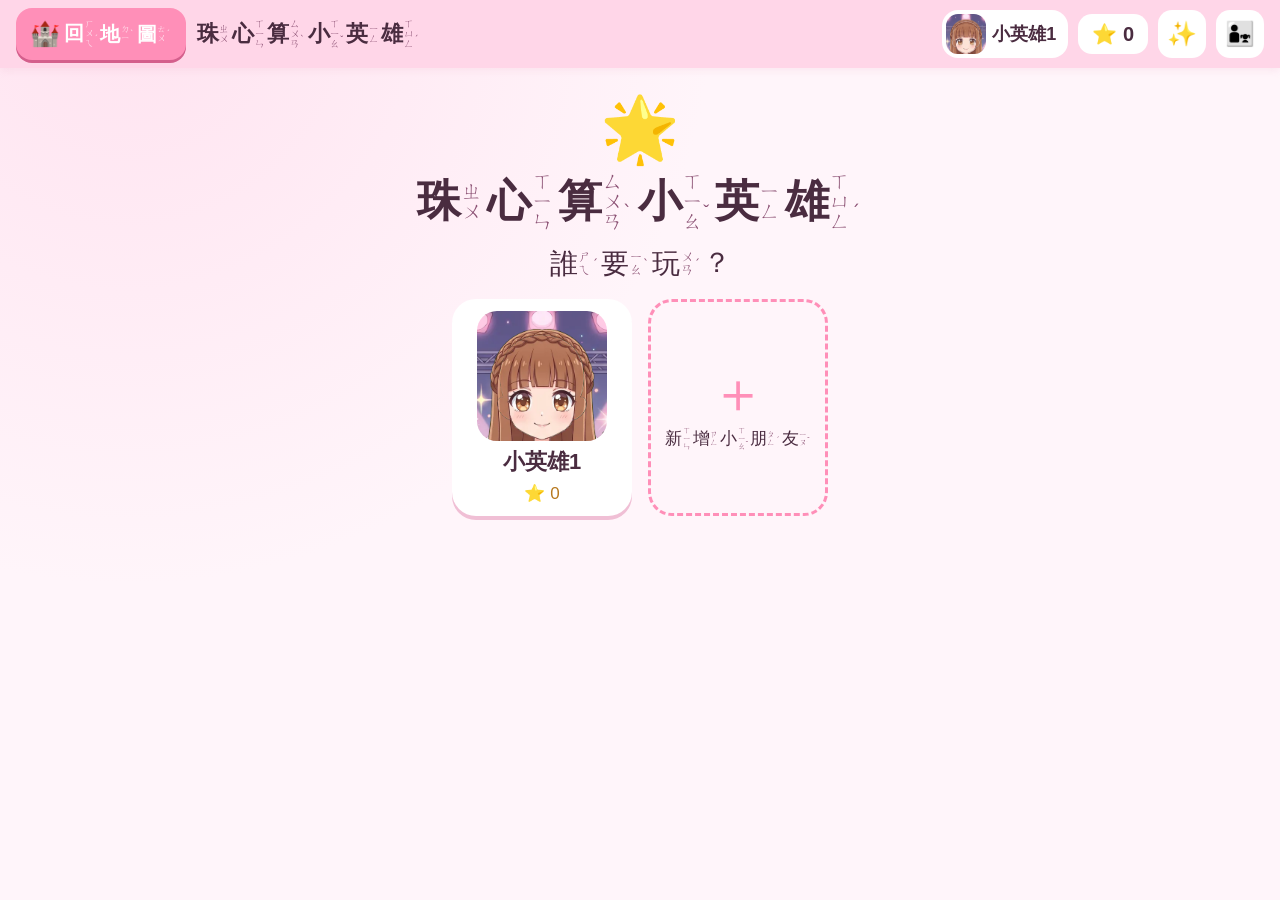
<file: index.html>
<!doctype html>
<html lang="zh-Hant-TW">
<head>
<meta charset="utf-8">
<meta name="viewport" content="width=device-width,initial-scale=1,viewport-fit=cover">
<meta name="robots" content="noindex,nofollow">
<meta name="apple-mobile-web-app-capable" content="yes">
<meta name="mobile-web-app-capable" content="yes">
<meta name="apple-mobile-web-app-title" content="珠心算小英雄">
<meta name="theme-color" content="#ffd6e8">
<title>珠心算小英雄</title>
<link rel="icon" href="icon.svg" type="image/svg+xml">
<link rel="manifest" href="manifest.json">
<link rel="stylesheet" href="style.css?v=e670267c">
</head>
<body>
<header class="top">
  <button class="home" data-go="map" aria-label="回地圖"><span class="ic">🏰</span><span class="txt" data-zy="回地圖">回地圖</span></button>
  <h1 data-zy="珠心算小英雄">珠心算小英雄</h1>
  <button class="who" id="who" data-go="who" aria-label="換人"><span class="who-face" id="who-face"></span><span id="who-name"></span></button>
  <span class="starbox">⭐ <b id="stars">0</b></span>
  <button class="hbtn" data-go="dress" aria-label="更衣室">✨</button>
  <button class="hbtn" data-go="parent" aria-label="家長">👨‍👧</button>
</header>

<main>
<section class="screen" id="scr-start">
  <div class="splash">
    <div class="crown">🌟</div>
    <h2 data-zy="珠心算小英雄">珠心算小英雄</h2>
    <p class="ask" data-zy="誰要玩？">誰要玩？</p>
    <div class="who-list" id="who-list"></div>
  </div>
</section>

<section class="screen" id="scr-map" hidden>
  <div class="map">
    <div id="worlds"></div>
    <aside class="map-side">
      <div class="grade" id="map-grade"></div>
      <div id="map-princess"></div>
      <button class="btn xform" id="map-xform" hidden><span class="ic">⚡</span><span data-zy="變身">變身</span></button>
      <button class="btn" data-go="dress"><span class="ic">✨</span><span data-zy="更衣室">更衣室</span></button>
      <button class="btn" data-go="saga"><span class="ic">📜</span><span data-zy="故事">故事</span></button>
    </aside>
  </div>
</section>

<section class="screen" id="scr-lesson" hidden>
  <div class="lesson-head"><button class="back" data-go="map"><span class="ic">◀</span><span data-zy="回地圖">回地圖</span></button>
    <h2 id="l-title"></h2><span class="chip" id="phase"></span><button class="modebtn" id="mode" hidden></button><div class="dots" id="dots"></div></div>
  <div class="lesson-body">
    <div class="board"><div class="abacus" id="abacus"></div></div>
    <div class="side">
      <div class="question" id="question"></div>
      <div class="caption" id="caption"></div>
      <div class="choices" id="choices"></div>
      <div class="feedback" id="feedback"></div>
      <div class="controls" id="controls"></div>
    </div>
  </div>
</section>

<section class="screen" id="scr-result" hidden>
  <div class="result">
    <h2 id="r-title"></h2>
    <p class="score" id="r-score"></p>
    <p class="earned" id="r-stars"></p>
    <p id="r-msg"></p>
    <div class="controls" id="r-buttons"></div>
  </div>
</section>

<section class="screen" id="scr-dress" hidden>
  <button class="back" data-go="map"><span class="ic">◀</span><span data-zy="回地圖">回地圖</span></button>
  <div class="dress">
    <div class="stagecol"><div class="stage" id="dress-princess"></div>
      <button class="btn xform" id="dress-xform" hidden><span class="ic">⚡</span><span data-zy="變身">變身</span></button></div>
    <div class="wardrobe">
      <div class="chars" id="chars"></div>
      <p class="starline">⭐ <b id="d-stars">0</b></p>
      <div class="slots" id="slots"></div>
      <div class="items" id="items"></div>
    </div>
  </div>
  <!-- 買東西前先預覽（2026-11-27：直接買容易按錯），「不要」和「買下來」分在兩邊、顏色不同 -->
  <div class="modal" id="buy" hidden>
    <div class="mbox">
      <div class="mpic" id="buy-pic"></div>
      <div class="minfo">
        <h3 id="buy-name"></h3>
        <p class="mcost" id="buy-cost"></p>
        <div class="mbtns"><button class="btn no" id="buy-no"></button><button class="btn yes" id="buy-yes"></button></div>
      </div>
    </div>
  </div>
</section>

<section class="screen parent" id="scr-parent" hidden>
  <button class="back" data-go="map"><span class="ic">◀</span><span data-zy="回地圖">回地圖</span></button>
  <h2>家長頁</h2>
  <h3>小朋友</h3>
  <p class="muted">每個小朋友有自己的進度、星星和角色衣服。下面的成績是「<b id="p-who"></b>」的。</p>
  <ul class="plist" id="p-profiles"></ul>
  <p><button class="btn" id="p-add">＋ 新增小朋友</button></p>
  <h3>各關成績</h3>
  <p class="muted">「最近／最好」是自己做時第一次就答對的比例，80% 以上算過關。</p>
  <table id="p-table"></table>
  <h3>常錯的方法</h3>
  <ul id="p-mistakes"></ul>
  <h3>語音（台灣口音）</h3>
  <p id="p-voice-now"></p>
  <select id="p-voice"></select>
  <button class="btn" id="p-test">試聽</button>
  <div id="p-novoice" class="note" hidden>
    這台裝置找不到台灣口音的中文語音，為了不出現中國口音，程式不會改用其他中文語音。安裝方法：
    <ul>
      <li>Windows：設定 → 時間與語言 → 語音 → 新增語音 → 中文（台灣），裝好後重新開啟瀏覽器</li>
      <li>iPad：設定 → 輔助使用 → 朗讀內容 → 聲音 → 中文（台灣）→ 美佳（可下載「加強版」）</li>
      <li>Android 平板：設定 → 文字轉語音輸出 → Google 語音服務 → 安裝語音資料 → 國語（臺灣）</li>
    </ul>
  </div>
  <h3>設定</h3>
  <label class="check"><input type="checkbox" id="p-unlock"> 開放全部關卡（不用照順序過關）</label>
  <label class="check"><input type="checkbox" id="p-art"> 公主和變身戰士用新畫風（關掉就換回原本的畫風）</label>
  <p><button class="btn danger" id="p-reset">清除這個小朋友的進度</button></p>
  <p class="muted">進度存在這台裝置的瀏覽器裡，平板和電腦各自一份。</p>
</section>
</main>

<script src="js/abacus.js?v=e670267c"></script>
<script src="js/lessons.js?v=e670267c"></script>
<script src="js/catalog.js?v=e670267c"></script>
<script src="js/store.js?v=e670267c"></script>
<script src="js/voice.js?v=e670267c"></script>
<script src="js/zhuyin.js?v=e670267c"></script>
<script src="js/princess.js?v=e670267c"></script>
<script src="js/prince.js?v=e670267c"></script>
<script src="js/mecha.js?v=e670267c"></script>
<script src="js/truck.js?v=e670267c"></script>
<script src="js/princess_art_data.js?v=e670267c"></script>
<script src="js/princess_art.js?v=e670267c"></script>
<script src="js/truck_art_data.js?v=e670267c"></script>
<script src="js/truck_art.js?v=e670267c"></script>
<script src="js/heroes.js?v=e670267c"></script>
<script src="js/saga.js?v=e670267c"></script>
<script src="js/app.js?v=e670267c"></script>
</body>
</html>
</file>
<file: style.css>
:root {
  --bg: #fff5fa; --card: #ffffff; --ink: #4a2c40; --muted: #9a7189; --pink: #ff8fb8; --pink2: #ffd6e8;
  --purple: #b48cf2; --gold: #f2c14e; --ok: #1f9d6a; --okbg: #e3f7ee; --warn: #c2410c; --warnbg: #fff1e6;
  --wood: #e0a878; --wood2: #8a5a3b; --stick: #5b3a22;
  /* 珠子大小跟著螢幕高度算，整個上課畫面一頁放得下、不用上下滑（2026-11-26 iPad 9 太大要一直滑）
     直式：上面題目、字幕，中間算盤，下面按鈕；橫式：左邊算盤、右邊題目和按鈕 */
  --bh: clamp(28px, min(calc((100vh - 500px) / 7), 7vw), 54px);
  --bw: calc(var(--bh) * 2.4);
  color-scheme: light;
}
* { box-sizing: border-box; }
html, body { margin: 0; }
body {
  background: var(--bg) radial-gradient(circle at 10% 0%, #ffe3f0 0, transparent 40%) fixed;
  color: var(--ink); font-family: "Noto Sans TC", "PingFang TC", "Microsoft JhengHei", sans-serif;
  -webkit-tap-highlight-color: transparent; touch-action: manipulation;
}
button { font: inherit; color: inherit; cursor: pointer; }
/* 注音直排在字右邊（zhuyin.js） */
.zc { display: inline-flex; align-items: center; margin: 0 .1em 0 .02em; vertical-align: middle; }
.bp { display: inline-flex; flex-direction: row; align-items: flex-end; margin-left: .06em;
  font-size: .46em; line-height: 1; font-style: normal; font-weight: 400; color: #8a4f72; }
.bp .sy { display: inline-flex; flex-direction: column; align-items: center; }
.bp i { font-style: normal; } .bp .lt { line-height: .55; }
.bp b { font-weight: 400; font-size: .9em; line-height: 1; margin: 0 0 .55em .02em; }
.btn.main .bp, .chip .bp, .slot.on .bp, .tag.on .bp { color: #fff0f7; }

.top {
  display: flex; align-items: center; gap: 10px; padding: 8px 16px; background: var(--pink2);
  position: sticky; top: 0; z-index: 5; box-shadow: 0 2px 8px #e8a6c433;
}
.top h1 { flex: 1; margin: 0; font-size: 22px; min-width: 0; white-space: nowrap; overflow: hidden; }
.hbtn { border: 0; background: #fff; border-radius: 14px; font-size: 24px; width: 48px; height: 48px; }
.home { border: 0; background: var(--pink); color: #fff; border-radius: 16px; font-size: 20px; height: 52px; padding: 0 14px;
  display: inline-flex; align-items: center; gap: 4px; box-shadow: 0 3px 0 #d45f8c; font-weight: 700; }
.home .ic { font-size: 24px; } .home .bp { color: #fff0f7; }
.back { border: 0; background: #fff; color: #d6336c; border: 3px solid var(--pink); border-radius: 16px; font-size: 19px;
  font-weight: 700; padding: 6px 14px; display: inline-flex; align-items: center; gap: 4px; margin: 4px 0 8px; }
.back .bp { color: #d6336c; }
.modebtn { border: 2px solid var(--purple); background: #fff; border-radius: 999px; padding: 4px 12px; font-size: 16px;
  display: inline-flex; align-items: center; gap: 4px; }
.modebtn.phys { background: #f1e8ff; }
.caption { text-align: center; font-size: 21px; color: #6b3f63; min-height: 34px; margin: 0 auto 6px; max-width: 760px; line-height: 1.8; }
.caption:empty { min-height: 0; margin: 0; }
.keypad { display: grid; grid-template-columns: repeat(6, 72px); gap: 10px; justify-content: center; }
.key { border: 0; background: #fff; border-radius: 18px; height: 72px; font-size: 34px; font-weight: 700; box-shadow: 0 4px 0 #e8a6c4; }
.key.del { background: #fff1e6; font-size: 28px; }
.ans { display: inline-block; min-width: 1.6em; border-bottom: 4px solid #d6336c; }
.srow { display: inline-flex; flex-wrap: wrap; justify-content: center; gap: 1px; font-size: 16px; line-height: 1; max-width: 170px; }
.srow i { font-style: normal; } .srow i.on { color: #f2b51e; } .srow i.off { color: #3a2e35; opacity: .75; }
.srow .scount { font-style: normal; font-weight: 700; color: #b7791f; margin-left: 6px; font-size: 15px; white-space: nowrap; }
.starbox { background: #fff; border-radius: 14px; padding: 8px 14px; font-size: 20px; white-space: nowrap; flex: 0 0 auto; }
.home, .hbtn { flex: 0 0 auto; }
main { max-width: 1100px; margin: 0 auto; padding: 8px 16px 12px; }

.btn {
  border: 0; border-radius: 18px; background: #fff; padding: 10px 18px; font-size: 20px; min-height: 56px;
  box-shadow: 0 3px 0 #e8a6c4; display: inline-flex; align-items: center; gap: 6px;
}
.btn:active { transform: translateY(2px); box-shadow: 0 1px 0 #e8a6c4; }
.btn.main { background: var(--pink); color: #fff; box-shadow: 0 3px 0 #d45f8c; }
.btn.danger { background: #ffe1e1; box-shadow: 0 3px 0 #e9a3a3; }
.btn.huge { font-size: 30px; padding: 16px 40px; }
.ic { font-size: 1.1em; }

.splash { text-align: center; padding: 16px 0 0; }
.splash .crown { font-size: 64px; animation: bob 2s ease-in-out infinite; }
.splash h2 { font-size: 44px; margin: 4px 0 12px; }
@keyframes bob { 50% { transform: translateY(-10px); } }

/* 地圖 */
.map { display: flex; gap: 20px; align-items: flex-start; }
#worlds { flex: 1; }
.map-side { width: 220px; text-align: center; position: sticky; top: 80px; }
.world h2 { font-size: 22px; margin: 18px 0 10px; }
.rooms { display: grid; grid-template-columns: repeat(auto-fill, minmax(210px, 1fr)); gap: 12px; }
.room {
  border: 0; background: var(--card); border-radius: 20px; padding: 30px 8px 10px; min-height: 96px; position: relative;
  box-shadow: 0 4px 0 #f0bfd5; display: flex; flex-direction: column; align-items: center; justify-content: center; gap: 6px;
  font-size: 18px; line-height: 1.9;
}
.room .rt { text-wrap: balance; }
.room .num { position: absolute; top: 8px; left: 10px; background: var(--pink2); border-radius: 50%; width: 28px; height: 28px;
  line-height: 28px; font-size: 15px; }
.room.closed { opacity: .55; box-shadow: none; background: #f7eef3; cursor: default; }
.room.soon { min-height: 64px; padding: 8px 8px 8px 40px; }
.room.soon .num { top: 50%; transform: translateY(-50%); }
.world h2 { margin: 10px 0 8px; }
.later { color: var(--muted); font-size: 17px; margin: 14px 0 0; }
.map-side .princess { max-height: calc(100vh - 220px); width: auto; max-width: 100%; }
.room .done { color: #b7791f; font-size: 15px; } .room .lock, .room .new { font-size: 20px; }
.room .soon { font-size: 13px; color: var(--muted); }
.princess { width: 100%; max-width: 220px; height: auto; }
#map-princess .princess { border-radius: 24px; box-shadow: 0 4px 12px #e8a6c455; }

/* 上課 */
.lesson-head { display: flex; align-items: center; gap: 12px; flex-wrap: wrap; }
.lesson-body { display: flex; flex-direction: column; align-items: center; }
.lesson-body .side { display: contents; }
.lesson-body .question { order: 1; } .lesson-body .caption { order: 2; } .lesson-body .board { order: 3; }
.lesson-body .choices { order: 4; } .lesson-body .feedback { order: 5; } .lesson-body .controls { order: 6; }
.board .abacus[hidden] { display: none; }
@media (orientation: landscape) and (min-width: 900px) {
  :root { --bh: clamp(28px, calc((100vh - 250px) / 7.3), 62px); }
  .lesson-body { flex-direction: row; align-items: center; justify-content: center; gap: 28px; min-height: calc(100vh - 166px); }
  .lesson-body .side { display: flex; flex-direction: column; justify-content: center; flex: 1 1 0; max-width: 600px; }
  .lesson-body .board { flex: 0 0 auto; }
  .lesson-body .board:has(.abacus[hidden]) { display: none; }
}
.lesson-head h2 { margin: 4px 0; font-size: 26px; }
.chip { background: var(--purple); color: #fff; border-radius: 999px; padding: 4px 14px; font-size: 17px; }
.dots { display: flex; gap: 6px; margin-left: auto; }
.dots i { width: 14px; height: 14px; border-radius: 50%; background: #f0d3e1; }
.dots i.done { background: var(--pink); } .dots i.cur { background: var(--gold); transform: scale(1.3); }
.question { text-align: center; min-height: 56px; flex-wrap: wrap; margin: 4px 0; display: flex; align-items: center; justify-content: center; }
.question .big { font-size: 40px; font-weight: 700; }
.question .big > b { color: #d6336c; }   /* 只管直接的 <b>（數字），不要動到注音的聲調 <b> */
.question .intro { font-size: 21px; line-height: 1.6; max-width: 720px; }

.abacus {
  --rods: 2; display: flex; justify-content: center; width: fit-content; margin: 0 auto; padding: 10px 26px 4px;
  background: linear-gradient(#f2c49b, var(--wood)); border: 14px solid var(--wood2); border-radius: 22px;
  user-select: none; -webkit-user-select: none; -webkit-touch-callout: none; touch-action: none; box-shadow: 0 6px 14px #8a5a3b44;
}
.rod { width: calc(var(--bw) + 22px); display: flex; flex-direction: column; align-items: center; }
.upper { position: relative; height: calc(var(--bh) * 2); width: 100%; }
.lower { position: relative; height: calc(var(--bh) * 5); width: 100%; }
.stick { position: absolute; left: 50%; top: 0; bottom: 0; width: 7px; margin-left: -3.5px; background: var(--stick); border-radius: 3px; }
.beam { height: 16px; width: calc(100% + 4px); background: var(--stick); position: relative; }
.beam::after { content: ""; position: absolute; left: 50%; top: 4px; width: 8px; height: 8px; margin-left: -4px;
  border-radius: 50%; background: #f7e3c6; }
.bead {
  position: absolute; left: 50%; width: var(--bw); height: calc(var(--bh) - 4px); margin: 2px 0 0 calc(var(--bw) / -2);
  border: 0; border-radius: 50%; padding: 0; transition: top .22s ease;
  background: radial-gradient(ellipse at 50% 30%, #ffd1e3 0, #ff8fb8 45%, #e2669a 100%);
  box-shadow: inset 0 -4px 6px #b2477733, 0 2px 3px #6b3a2a55;
}
.bead.five { background: radial-gradient(ellipse at 50% 30%, #eadcff 0, #b48cf2 45%, #8d63d4 100%); }
.upper .bead { top: 0; } .upper .bead.on { top: var(--bh); }
.lower .bead { top: calc(var(--pos, 1) * var(--bh)); }
.bead.glow { animation: glow 1s ease-in-out infinite; z-index: 2; }
@keyframes glow {
  0%, 100% { box-shadow: 0 0 0 4px #fff59d, 0 0 18px 6px #ffe066; }
  50% { box-shadow: 0 0 0 8px #fff59d, 0 0 28px 12px #ffe066; }
}
.abacus.locked .bead { cursor: default; }
.abacus[hidden], .modebtn[hidden] { display: none; }   /* 實體算盤「自己做」時收起螢幕算盤 */
.rodlabel { font-size: 15px; color: #5b3a22; padding: 6px 0 2px; display: flex; flex-direction: column; align-items: center; }
.rodlabel .rname { white-space: nowrap; }
.rodlabel .digit { font-size: 30px; min-height: 36px; color: #4a2c40; }

.choices { display: flex; justify-content: center; gap: 16px; margin: 14px 0 0; }
.choices:empty { display: none; }
.choice { border: 0; background: #fff; border-radius: 22px; width: 96px; height: 96px; font-size: 44px; font-weight: 700;
  box-shadow: 0 4px 0 #e8a6c4; }
.choice:disabled { opacity: .35; }
.feedback { text-align: center; font-size: 24px; min-height: 36px; margin: 6px 0 2px; font-weight: 700; }
.feedback.ok { color: var(--ok); } .feedback.warn { color: var(--warn); }
.controls { display: flex; justify-content: center; gap: 12px; flex-wrap: wrap; margin-top: 8px; }

/* 故事頁 */
.story { text-align: center; max-width: 760px; }
.story .stext { font-size: 24px; line-height: 1.8; margin: 0 0 10px; }
.story .stext.big { font-size: 34px; font-weight: 700; }
.story .spage { font-size: 14px; color: var(--muted); margin: 6px 0 0; }
.fdots { display: inline-flex; gap: 8px; margin: 4px 12px; vertical-align: middle; }
.fdots i { width: 30px; height: 30px; border-radius: 50%; border: 3px solid #c9a6e8; background: #fff; }
.fdots i.a { background: var(--pink); border-color: #e2669a; }
.fdots i.b { background: var(--purple); border-color: #8d63d4; }
.fdots .gap { width: 10px; }
.fdots.ten i { width: 24px; height: 24px; }
.flabel { font-size: 22px; vertical-align: middle; }
.pairs10 { display: flex; flex-wrap: wrap; justify-content: center; gap: 10px 18px; font-size: 26px; margin: 4px 0; }
.pairs10 span { background: #fff; border-radius: 14px; padding: 4px 14px; box-shadow: 0 2px 0 #f0bfd5; }
.pairs10 .ca { color: #d6336c; } .pairs10 .cb { color: #7048e8; }
.rule.ten > tbody > tr > td { vertical-align: top; padding: 0 14px; }
.rule.ten table { border-collapse: collapse; font-size: 18px; } .rule.ten table td { padding: 1px 4px; }
.rule.ten td > b { font-size: 22px; }
.rule td { white-space: nowrap; }
.flabel .ca { color: #d6336c; font-size: 28px; } .flabel .cb { color: #7048e8; font-size: 28px; }
.rule { margin: 6px auto; font-size: 22px; border-collapse: collapse; }
.rule td { padding: 4px 10px; } .rule td > b { color: #d6336c; font-size: 26px; }

/* 結果 */
.result { text-align: center; padding: 40px 0; }
.result h2 { font-size: 44px; margin: 0 0 10px; }
.result .score { font-size: 28px; margin: 6px; }
.result .rsub { display: block; font-size: 20px; color: var(--muted); margin-top: 4px; } .result .earned { font-size: 32px; margin: 6px; color: #b7791f; }
.result p { font-size: 21px; }

/* 更衣室 */
.dress { display: flex; gap: 24px; align-items: flex-start; }
.stage { flex: 0 0 auto; border-radius: 30px; padding: 0; text-align: center; line-height: 0; box-shadow: 0 6px 18px #e8a6c455; }
.stage .princess { width: auto; height: calc(100vh - 150px); max-height: 560px; max-width: none; border-radius: 30px; }
/* 更衣室一頁放得下：衣服清單太多時在清單裡面捲動，整頁不用滑 */
.wardrobe { max-height: calc(100vh - 150px); overflow-y: auto; padding: 0 4px 8px; }
#scr-dress .back { margin: 0 0 6px; }
.wardrobe { flex: 1; }
.starline { font-size: 24px; margin: 0 0 8px; }
.slots { display: flex; flex-wrap: wrap; gap: 8px; margin-bottom: 14px; }
.slot { border: 0; background: #fff; border-radius: 14px; padding: 6px 16px; font-size: 19px; box-shadow: 0 2px 0 #f0bfd5; }
.slot.on { background: var(--purple); color: #fff; }
.items { display: grid; grid-template-columns: repeat(auto-fill, minmax(150px, 1fr)); gap: 12px; }
.item { border: 3px solid transparent; background: #fff; border-radius: 20px; padding: 12px 6px; display: flex;
  flex-direction: column; align-items: center; gap: 6px; font-size: 15px; box-shadow: 0 3px 0 #f0bfd5; }
.item > span:not(.thumb):not(.tag) { white-space: nowrap; }
.item.on { border-color: var(--pink); }
.thumb { width: 96px; height: 96px; border-radius: 16px; overflow: hidden; display: block; background: #fff5fa; }
.thumb .princess { width: 100%; height: 100%; max-width: none; }
.items .item .thumb svg .tw { animation: none; }
/* 偶像公主：背景閃爍、變身閃光 */
.princess .tw { animation: twinkle 1.8s ease-in-out infinite; transform-box: fill-box; transform-origin: center; }
@keyframes twinkle { 0%, 100% { opacity: .2; transform: scale(.5); } 50% { opacity: 1; transform: scale(1.15); } }
.stage { position: relative; overflow: hidden; }
.stage.flash::after { content: ""; position: absolute; inset: 0; pointer-events: none;
  background: radial-gradient(circle at 50% 45%, #fffbe0 0, #ffffffcc 25%, #ffd6e800 70%); animation: flash .9s ease-out forwards; }
.stage.flash .princess { animation: spin-in .9s ease-out; }
@keyframes flash { 0% { opacity: 0; transform: scale(.3); } 30% { opacity: 1; } 100% { opacity: 0; transform: scale(1.6); } }
@keyframes spin-in { 0% { transform: scale(.92); filter: brightness(1.8); } 100% { transform: scale(1); filter: none; } }
@media (prefers-reduced-motion: reduce) { .princess .tw, .stage.flash::after, .stage.flash .princess { animation: none; } }
.tag { font-size: 15px; background: var(--pink2); border-radius: 999px; padding: 2px 10px; }
.tag.on { background: var(--pink); color: #fff; }
.tag.cost { background: #fff3cf; } .tag.poor { opacity: .55; }

/* 家長頁 */
.parent { font-size: 17px; }
.parent table { border-collapse: collapse; width: 100%; background: #fff; border-radius: 12px; overflow: hidden; }
.parent th, .parent td { padding: 8px 10px; border-bottom: 1px solid #f3dbe7; text-align: left; }
.parent select { font-size: 17px; padding: 8px; border-radius: 10px; margin-right: 8px; max-width: 100%; }
.muted { color: var(--muted); font-size: 15px; }
.note { background: var(--warnbg); border-radius: 12px; padding: 10px 14px; margin-top: 10px; }
.check { display: flex; gap: 8px; align-items: center; }
.check input { width: 22px; height: 22px; }

@media (max-width: 760px) {
  .map, .dress { flex-direction: column; align-items: stretch; }
  .map-side { width: auto; position: static; }
  .map-side .princess { max-width: 140px; }
  .stage { width: auto; }
  .stage .princess { height: 42vh; }
  .wardrobe { max-height: none; overflow: visible; }
  .top { padding: 8px 10px; gap: 6px; }
  .top h1 { font-size: 16px; }
  .hbtn { width: 40px; height: 40px; font-size: 20px; border-radius: 12px; }
  .home { height: 44px; font-size: 16px; padding: 0 10px; }
  .top h1 { display: none; }
  .keypad { grid-template-columns: repeat(4, 64px); } .key { height: 64px; }
  .starbox { padding: 6px 10px; font-size: 17px; }
  .items { grid-template-columns: repeat(auto-fill, minmax(140px, 1fr)); }
  .rooms { grid-template-columns: repeat(auto-fill, minmax(150px, 1fr)); gap: 10px; }
  .room { font-size: 15px; padding: 30px 4px 10px; }
  .question .big { font-size: 32px; }
}

/* ---- 2026-11-27 珠算小英雄：誰要玩、角色分頁、每日挑戰 ---- */
.splash .ask { font-size: 28px; margin: 0 0 16px; }
.who-list { display: flex; flex-wrap: wrap; justify-content: center; gap: 16px; }
.who-card { border: 0; background: #fff; border-radius: 24px; width: 180px; padding: 12px; display: flex; flex-direction: column;
  align-items: center; gap: 6px; font-size: 22px; box-shadow: 0 4px 0 #f0bfd5; }
.who-card .who-pic { width: 130px; height: 130px; border-radius: 20px; overflow: hidden; display: block; }
.who-card .who-pic svg { width: 100%; height: 100%; max-width: none; }
.who-card .who-stars { font-size: 17px; color: #b7791f; }
.who-card.add { background: #fff5fa; border: 3px dashed var(--pink); box-shadow: none; justify-content: center; min-height: 200px; font-size: 19px; }
.who-card .plus { font-size: 56px; color: var(--pink); line-height: 1; }
.who { border: 0; background: #fff; border-radius: 16px; height: 48px; padding: 0 12px 0 4px; display: inline-flex; align-items: center;
  gap: 6px; font-size: 18px; font-weight: 700; flex: 0 0 auto; }
.who-face { width: 40px; height: 40px; border-radius: 12px; overflow: hidden; display: block; }
.who-face svg { width: 100%; height: 100%; max-width: none; }
.daily { width: 100%; border: 0; border-radius: 20px; padding: 10px 16px; margin: 4px 0 6px; font-size: 22px; font-weight: 700;
  background: linear-gradient(90deg, #fff3b0, #ffd6e8); box-shadow: 0 4px 0 #e8c46a; display: flex; align-items: center; gap: 10px;
  text-align: left; }
.daily small { font-size: 16px; font-weight: 400; color: var(--muted); margin-left: auto; }
.daily.done { background: #f3f7f0; box-shadow: none; color: #3b7a4f; }
.daily.locked { background: #f4eef2; box-shadow: none; color: var(--muted); font-size: 19px; }
.chars { display: flex; gap: 8px; margin-bottom: 8px; flex-wrap: wrap; }
.char { border: 3px solid transparent; background: #fff; border-radius: 16px; padding: 4px 10px 4px 4px; display: inline-flex;
  align-items: center; gap: 6px; font-size: 18px; box-shadow: 0 2px 0 #f0bfd5; }
.char.on { border-color: var(--purple); background: #f1e8ff; }
.cpic { width: 44px; height: 44px; border-radius: 12px; overflow: hidden; display: block; }
.cpic svg { width: 100%; height: 100%; max-width: none; }
.plist { padding-left: 18px; } .plist li { margin: 6px 0; }
.btn.mini { min-height: 34px; padding: 4px 12px; font-size: 15px; }
@media (max-width: 760px) { .who { padding: 0 6px 0 2px; } .who span#who-name { display: none; } .who-card { width: 150px; } }
.who-card .addtxt { white-space: nowrap; font-size: 17px; }
/* 買東西前的預覽視窗：「不要」灰色在左、「買下來」綠色在右，中間隔很開 */
.modal { position: fixed; inset: 0; background: #3d223666; display: flex; align-items: center; justify-content: center; z-index: 20; padding: 16px; }
.modal[hidden] { display: none; }
.mbox { background: #fff; border-radius: 28px; padding: 18px; display: flex; gap: 20px; align-items: center; max-width: 720px; width: 100%;
  max-height: calc(100vh - 32px); box-shadow: 0 10px 30px #0003; }
.mpic { flex: 0 0 auto; line-height: 0; }
.mpic svg { height: min(60vh, 420px); width: auto; max-width: none; border-radius: 20px; }
.minfo { flex: 1; text-align: center; }
.minfo h3 { font-size: 30px; margin: 0 0 8px; }
.mcost { font-size: 28px; font-weight: 700; color: #b7791f; margin: 0 0 22px; }
.mhave { font-size: 18px; color: var(--muted); font-weight: 400; }
.mneed { font-size: 20px; color: var(--warn); }
.mbtns { display: flex; justify-content: space-between; gap: 40px; }
.btn.no { background: #eceaf0; box-shadow: 0 3px 0 #c9c5d2; color: #4a4458; min-width: 130px; justify-content: center; }
.btn.yes { background: #2fb36d; color: #fff; box-shadow: 0 3px 0 #1d8a50; min-width: 170px; justify-content: center; font-size: 22px; }
.btn.yes .bp { color: #eafff3; }
@media (max-width: 760px) { .mbox { flex-direction: column; } .mpic svg { height: 38vh; } .mbtns { gap: 16px; } }
.btn[hidden] { display: none; }
@media (max-width: 480px) {
  .top { gap: 4px; padding: 8px 6px; }
  .hbtn { width: 36px; height: 40px; font-size: 18px; }
  .starbox { padding: 4px 8px; font-size: 16px; }
  .home { padding: 0 8px; font-size: 15px; }
  .who { height: 40px; }
  .who-face { width: 32px; height: 32px; }
}
@media (max-width: 760px) { .daily { flex-wrap: wrap; } .daily small { margin-left: 0; width: 100%; } }
/* 變身動畫（2026-11-27）：舊型態發光淡出 → 光芒爆開 → 新型態登場 */
.xf { position: relative; display: inline-block; line-height: 0; }
.xf-new { position: absolute; inset: 0; opacity: 0; }
.xf-new svg { width: 100%; height: 100%; }
.xf-rays, .xf-burst { position: absolute; inset: 0; pointer-events: none; opacity: 0; }
.xf-burst { background: radial-gradient(circle at 50% 60%, #fff 0, #fff8 18%, #5ff2ff55 35%, transparent 60%); }
.xf-rays { background: repeating-conic-gradient(from 0deg at 50% 60%, #ffffffaa 0 6deg, transparent 6deg 24deg); }
.xf.go .xf-old { animation: xf-out .7s ease-in forwards; }
.xf.go .xf-new { animation: xf-in .8s .55s cubic-bezier(.2, 1.6, .5, 1) forwards; }
.xf.go .xf-burst { animation: xf-flash 1.2s .35s ease-out; }
.xf.go .xf-rays { animation: xf-rays 1.1s .35s ease-out; }
@keyframes xf-out { 60% { transform: scale(1.05) translateY(-10px); filter: brightness(2.5); } 100% { transform: scale(.6) translateY(-40px); opacity: 0; filter: brightness(4); } }
@keyframes xf-in { 0% { opacity: 0; transform: scale(.4) translateY(60px); filter: brightness(4); } 60% { opacity: 1; filter: brightness(1.6); } 100% { opacity: 1; transform: none; filter: none; } }
@keyframes xf-flash { 0% { opacity: 0; transform: scale(.3); } 30% { opacity: 1; } 100% { opacity: 0; transform: scale(1.6); } }
@keyframes xf-rays { 0% { opacity: 0; transform: scale(.2) rotate(0); } 30% { opacity: 1; } 100% { opacity: 0; transform: scale(1.2) rotate(60deg); } }
.btn.xform { background: linear-gradient(90deg, #3d8bff, #7b5ad6); color: #fff; box-shadow: 0 3px 0 #2b4fa8; font-weight: 700; }
.btn.xform .bp { color: #e8f0ff; }
.stagecol { display: flex; flex-direction: column; align-items: center; gap: 8px; flex: 0 0 auto; }
.stagecol .stage .princess { height: calc(100vh - 220px); }
.map-side .xform { margin-bottom: 6px; }
.spin { animation: spin 6s linear infinite; }
@keyframes spin { to { transform: rotate(360deg); } }
@media (prefers-reduced-motion: reduce) { .spin, .xf.go * { animation: none !important; } .xf.go .xf-new { opacity: 1; } .xf.go .xf-old { opacity: 0; } }

/* 主線故事（2026-11-27）：旁邊放主角或亂亂怪 */
.story .sline { display: flex; align-items: center; gap: 12px; justify-content: center; text-align: left; }
.story .sline .stext { margin: 0; }
.story .who { flex: 0 0 auto; width: 84px; height: 84px; border-radius: 50%; overflow: hidden; background: #fff6fb;
  border: 3px solid #f3c6dc; display: flex; align-items: center; justify-content: center; }
.story .who svg { width: 100%; height: 100%; }
.story .sline.solo { flex-direction: column; text-align: center; }
.story .sline.solo .who { width: 180px; height: 180px; }
/* 地圖分頁：一次一區 */
.wtabs { display: flex; flex-wrap: wrap; align-items: center; gap: 10px; margin: 0 0 10px; }
.wtab { border: 0; border-radius: 18px; padding: 8px 16px; font-size: 20px; font-weight: 700; background: #f4eef2; color: var(--muted);
  cursor: pointer; font-family: inherit; display: flex; align-items: baseline; gap: 8px; }
.wtab small { font-size: 14px; font-weight: 400; }
.wtab.on { background: linear-gradient(135deg, #ff8fbf, #c18cff); color: #fff; box-shadow: 0 4px 0 #b06aa8; }
.wtab.on small { color: #fff; }
.wtabs .later { margin: 0; font-size: 15px; }
.room.boss { background: linear-gradient(160deg, #fff, #f4e8ff); border: 2px solid #c79bea; }
.wtab { font-size: 17px; padding: 6px 14px; }
/* 一區超過 9 關（第三區 10 關）：排 4 欄、卡片矮一點，iPad 才不用滑 */
.rooms.many { grid-template-columns: repeat(4, 1fr); gap: 10px; }
.rooms.many .room { padding: 26px 4px 6px; min-height: 80px; font-size: 16px; gap: 2px; }
.rooms.many .srow { font-size: 13px; max-width: 140px; }
@media (max-width: 600px) { .rooms.many { grid-template-columns: repeat(3, 1fr); } }

/* ---- 2026-11-27 連加減（直式）、級檢定、證書 ---- */
.chain { display: inline-flex; flex-direction: column; align-items: flex-end; font-size: 34px; font-weight: 700; line-height: 1.18;
  font-variant-numeric: tabular-nums; padding: 4px 18px; background: #fff; border-radius: 16px; box-shadow: 0 3px 0 #f0bfd5; min-width: 110px; }
.chain .t { padding: 0 8px; border-radius: 8px; transition: background .2s; }
.chain .t.cur { background: #ffe58a; }
.chain .t.sum { border-top: 3px solid #3a2e35; margin-top: 4px; padding-top: 2px; align-self: stretch; text-align: right; }
.chain .ans { color: var(--pink, #e0508f); }
.chain .plus { display: none; }
.grade { font-size: 18px; font-weight: 700; color: #b7791f; background: #fff7dc; border-radius: 14px; padding: 6px 10px; margin-bottom: 8px; }
.rtime { display: block; font-size: 18px; color: var(--muted); margin-top: 4px; }
.cert { margin: 8px auto 0; border: 4px double #d4a63a; border-radius: 14px; background: #fffaf0; padding: 6px 16px;
  display: inline-flex; align-items: center; gap: 14px; font-size: 18px; }
.cert > b { font-size: 30px; color: #b7791f; }
.cert small { font-size: 15px; color: var(--muted); }
@media (max-height: 760px) { .chain { font-size: 28px; line-height: 1.1; } }
/* 直式螢幕：算盤在題目下面，連加減改成橫的一排才放得下 */
@media (orientation: portrait) {
  .chain { flex-direction: row; flex-wrap: wrap; align-items: baseline; justify-content: center; gap: 2px; font-size: 30px; padding: 4px 12px; }
  .chain .t { padding: 0 4px; }
  .chain .plus { display: inline; font-style: normal; }
  .chain .t.sum { border-top: 0; margin: 0; padding-top: 0; align-self: auto; }
  .chain .t.sum::before { content: '＝ '; color: #3a2e35; }
}
.wtab.soon { opacity: .6; cursor: default; }
/* 橫式 iPad：檢定 6 口＋數字鍵要放得下 */
@media (orientation: landscape) and (max-height: 820px) {
  .chain { font-size: 26px; line-height: 1.05; }
  .side .keypad .key { height: 54px; }
}
.wtabs { gap: 6px; margin-bottom: 6px; }
.wtab { font-size: 15px; padding: 5px 10px; }
.rooms.many .room { font-size: 15px; line-height: 1.75; }

/* 撥珠子時畫面不會跟著動：算盤上 touch-action: none（只撥珠子）；整頁不要橡皮筋回彈 */
html, body { overscroll-behavior: none; }
</file>
<file: preview/style.css>
:root {
  --bg: #fff5fa; --card: #ffffff; --ink: #4a2c40; --muted: #9a7189; --pink: #ff8fb8; --pink2: #ffd6e8;
  --purple: #b48cf2; --gold: #f2c14e; --ok: #1f9d6a; --okbg: #e3f7ee; --warn: #c2410c; --warnbg: #fff1e6;
  --wood: #e0a878; --wood2: #8a5a3b; --stick: #5b3a22;
  /* 珠子大小跟著螢幕高度算，整個上課畫面一頁放得下、不用上下滑（2026-11-26 iPad 9 太大要一直滑）
     直式：上面題目、字幕，中間算盤，下面按鈕；橫式：左邊算盤、右邊題目和按鈕 */
  --bh: clamp(28px, min(calc((100vh - 500px) / 7), 7vw), 54px);
  --bw: calc(var(--bh) * 2.4);
  color-scheme: light;
}
* { box-sizing: border-box; }
html, body { margin: 0; }
body {
  background: var(--bg) radial-gradient(circle at 10% 0%, #ffe3f0 0, transparent 40%) fixed;
  color: var(--ink); font-family: "Noto Sans TC", "PingFang TC", "Microsoft JhengHei", sans-serif;
  -webkit-tap-highlight-color: transparent; touch-action: manipulation;
}
button { font: inherit; color: inherit; cursor: pointer; }
/* 注音直排在字右邊（zhuyin.js） */
.zc { display: inline-flex; align-items: center; margin: 0 .1em 0 .02em; vertical-align: middle; }
.bp { display: inline-flex; flex-direction: row; align-items: flex-end; margin-left: .06em;
  font-size: .46em; line-height: 1; font-style: normal; font-weight: 400; color: #8a4f72; }
.bp .sy { display: inline-flex; flex-direction: column; align-items: center; }
.bp i { font-style: normal; } .bp .lt { line-height: .55; }
.bp b { font-weight: 400; font-size: .9em; line-height: 1; margin: 0 0 .55em .02em; }
.btn.main .bp, .chip .bp, .slot.on .bp, .tag.on .bp { color: #fff0f7; }

.top {
  display: flex; align-items: center; gap: 10px; padding: 8px 16px; background: var(--pink2);
  position: sticky; top: 0; z-index: 5; box-shadow: 0 2px 8px #e8a6c433;
}
.top h1 { flex: 1; margin: 0; font-size: 22px; min-width: 0; white-space: nowrap; overflow: hidden; }
.hbtn { border: 0; background: #fff; border-radius: 14px; font-size: 24px; width: 48px; height: 48px; }
.home { border: 0; background: var(--pink); color: #fff; border-radius: 16px; font-size: 20px; height: 52px; padding: 0 14px;
  display: inline-flex; align-items: center; gap: 4px; box-shadow: 0 3px 0 #d45f8c; font-weight: 700; }
.home .ic { font-size: 24px; } .home .bp { color: #fff0f7; }
.back { border: 0; background: #fff; color: #d6336c; border: 3px solid var(--pink); border-radius: 16px; font-size: 19px;
  font-weight: 700; padding: 6px 14px; display: inline-flex; align-items: center; gap: 4px; margin: 4px 0 8px; }
.back .bp { color: #d6336c; }
.modebtn { border: 2px solid var(--purple); background: #fff; border-radius: 999px; padding: 4px 12px; font-size: 16px;
  display: inline-flex; align-items: center; gap: 4px; }
.modebtn.phys { background: #f1e8ff; }
.caption { text-align: center; font-size: 21px; color: #6b3f63; min-height: 34px; margin: 0 auto 6px; max-width: 760px; line-height: 1.8; }
.caption:empty { min-height: 0; margin: 0; }
.keypad { display: grid; grid-template-columns: repeat(6, 72px); gap: 10px; justify-content: center; }
.key { border: 0; background: #fff; border-radius: 18px; height: 72px; font-size: 34px; font-weight: 700; box-shadow: 0 4px 0 #e8a6c4; }
.key.del { background: #fff1e6; font-size: 28px; }
.ans { display: inline-block; min-width: 1.6em; border-bottom: 4px solid #d6336c; }
.srow { display: inline-flex; flex-wrap: wrap; justify-content: center; gap: 1px; font-size: 16px; line-height: 1; max-width: 170px; }
.srow i { font-style: normal; } .srow i.on { color: #f2b51e; } .srow i.off { color: #3a2e35; opacity: .75; }
.srow .scount { font-style: normal; font-weight: 700; color: #b7791f; margin-left: 6px; font-size: 15px; white-space: nowrap; }
.starbox { background: #fff; border-radius: 14px; padding: 8px 14px; font-size: 20px; white-space: nowrap; flex: 0 0 auto; }
.home, .hbtn { flex: 0 0 auto; }
main { max-width: 1100px; margin: 0 auto; padding: 8px 16px 12px; }

.btn {
  border: 0; border-radius: 18px; background: #fff; padding: 10px 18px; font-size: 20px; min-height: 56px;
  box-shadow: 0 3px 0 #e8a6c4; display: inline-flex; align-items: center; gap: 6px;
}
.btn:active { transform: translateY(2px); box-shadow: 0 1px 0 #e8a6c4; }
.btn.main { background: var(--pink); color: #fff; box-shadow: 0 3px 0 #d45f8c; }
.btn.danger { background: #ffe1e1; box-shadow: 0 3px 0 #e9a3a3; }
.btn.huge { font-size: 30px; padding: 16px 40px; }
.ic { font-size: 1.1em; }

.splash { text-align: center; padding: 16px 0 0; }
.splash .crown { font-size: 64px; animation: bob 2s ease-in-out infinite; }
.splash h2 { font-size: 44px; margin: 4px 0 12px; }
@keyframes bob { 50% { transform: translateY(-10px); } }

/* 地圖 */
.map { display: flex; gap: 20px; align-items: flex-start; }
#worlds { flex: 1; }
.map-side { width: 220px; text-align: center; position: sticky; top: 80px; }
.world h2 { font-size: 22px; margin: 18px 0 10px; }
.rooms { display: grid; grid-template-columns: repeat(auto-fill, minmax(210px, 1fr)); gap: 12px; }
.room {
  border: 0; background: var(--card); border-radius: 20px; padding: 30px 8px 10px; min-height: 96px; position: relative;
  box-shadow: 0 4px 0 #f0bfd5; display: flex; flex-direction: column; align-items: center; justify-content: center; gap: 6px;
  font-size: 18px; line-height: 1.9;
}
.room .rt { text-wrap: balance; }
.room .num { position: absolute; top: 8px; left: 10px; background: var(--pink2); border-radius: 50%; width: 28px; height: 28px;
  line-height: 28px; font-size: 15px; }
.room.closed { opacity: .55; box-shadow: none; background: #f7eef3; cursor: default; }
.room.soon { min-height: 64px; padding: 8px 8px 8px 40px; }
.room.soon .num { top: 50%; transform: translateY(-50%); }
.world h2 { margin: 10px 0 8px; }
.later { color: var(--muted); font-size: 17px; margin: 14px 0 0; }
.map-side .princess { max-height: calc(100vh - 220px); width: auto; max-width: 100%; }
.room .done { color: #b7791f; font-size: 15px; } .room .lock, .room .new { font-size: 20px; }
.room .soon { font-size: 13px; color: var(--muted); }
.princess { width: 100%; max-width: 220px; height: auto; }
#map-princess .princess { border-radius: 24px; box-shadow: 0 4px 12px #e8a6c455; }

/* 上課 */
.lesson-head { display: flex; align-items: center; gap: 12px; flex-wrap: wrap; }
.lesson-body { display: flex; flex-direction: column; align-items: center; }
.lesson-body .side { display: contents; }
.lesson-body .question { order: 1; } .lesson-body .caption { order: 2; } .lesson-body .board { order: 3; }
.lesson-body .choices { order: 4; } .lesson-body .feedback { order: 5; } .lesson-body .controls { order: 6; }
.board .abacus[hidden] { display: none; }
@media (orientation: landscape) and (min-width: 900px) {
  :root { --bh: clamp(28px, calc((100vh - 250px) / 7.3), 62px); }
  .lesson-body { flex-direction: row; align-items: center; justify-content: center; gap: 28px; min-height: calc(100vh - 166px); }
  .lesson-body .side { display: flex; flex-direction: column; justify-content: center; flex: 1 1 0; max-width: 600px; }
  .lesson-body .board { flex: 0 0 auto; }
  .lesson-body .board:has(.abacus[hidden]) { display: none; }
}
.lesson-head h2 { margin: 4px 0; font-size: 26px; }
.chip { background: var(--purple); color: #fff; border-radius: 999px; padding: 4px 14px; font-size: 17px; }
.dots { display: flex; gap: 6px; margin-left: auto; }
.dots i { width: 14px; height: 14px; border-radius: 50%; background: #f0d3e1; }
.dots i.done { background: var(--pink); } .dots i.cur { background: var(--gold); transform: scale(1.3); }
.question { text-align: center; min-height: 56px; flex-wrap: wrap; margin: 4px 0; display: flex; align-items: center; justify-content: center; }
.question .big { font-size: 40px; font-weight: 700; }
.question .big > b { color: #d6336c; }   /* 只管直接的 <b>（數字），不要動到注音的聲調 <b> */
.question .intro { font-size: 21px; line-height: 1.6; max-width: 720px; }

.abacus {
  --rods: 2; display: flex; justify-content: center; width: fit-content; margin: 0 auto; padding: 10px 26px 4px;
  background: linear-gradient(#f2c49b, var(--wood)); border: 14px solid var(--wood2); border-radius: 22px;
  user-select: none; -webkit-user-select: none; -webkit-touch-callout: none; touch-action: none; box-shadow: 0 6px 14px #8a5a3b44;
}
.rod { width: calc(var(--bw) + 22px); display: flex; flex-direction: column; align-items: center; }
.upper { position: relative; height: calc(var(--bh) * 2); width: 100%; }
.lower { position: relative; height: calc(var(--bh) * 5); width: 100%; }
.stick { position: absolute; left: 50%; top: 0; bottom: 0; width: 7px; margin-left: -3.5px; background: var(--stick); border-radius: 3px; }
.beam { height: 16px; width: calc(100% + 4px); background: var(--stick); position: relative; }
.beam::after { content: ""; position: absolute; left: 50%; top: 4px; width: 8px; height: 8px; margin-left: -4px;
  border-radius: 50%; background: #f7e3c6; }
.bead {
  position: absolute; left: 50%; width: var(--bw); height: calc(var(--bh) - 4px); margin: 2px 0 0 calc(var(--bw) / -2);
  border: 0; border-radius: 50%; padding: 0; transition: top .22s ease;
  background: radial-gradient(ellipse at 50% 30%, #ffd1e3 0, #ff8fb8 45%, #e2669a 100%);
  box-shadow: inset 0 -4px 6px #b2477733, 0 2px 3px #6b3a2a55;
}
.bead.five { background: radial-gradient(ellipse at 50% 30%, #eadcff 0, #b48cf2 45%, #8d63d4 100%); }
.upper .bead { top: 0; } .upper .bead.on { top: var(--bh); }
.lower .bead { top: calc(var(--pos, 1) * var(--bh)); }
.bead.glow { animation: glow 1s ease-in-out infinite; z-index: 2; }
@keyframes glow {
  0%, 100% { box-shadow: 0 0 0 4px #fff59d, 0 0 18px 6px #ffe066; }
  50% { box-shadow: 0 0 0 8px #fff59d, 0 0 28px 12px #ffe066; }
}
.abacus.locked .bead { cursor: default; }
.abacus[hidden], .modebtn[hidden] { display: none; }   /* 實體算盤「自己做」時收起螢幕算盤 */
.rodlabel { font-size: 15px; color: #5b3a22; padding: 6px 0 2px; display: flex; flex-direction: column; align-items: center; }
.rodlabel .rname { white-space: nowrap; }
.rodlabel .digit { font-size: 30px; min-height: 36px; color: #4a2c40; }

.choices { display: flex; justify-content: center; gap: 16px; margin: 14px 0 0; }
.choices:empty { display: none; }
.choice { border: 0; background: #fff; border-radius: 22px; width: 96px; height: 96px; font-size: 44px; font-weight: 700;
  box-shadow: 0 4px 0 #e8a6c4; }
.choice:disabled { opacity: .35; }
.feedback { text-align: center; font-size: 24px; min-height: 36px; margin: 6px 0 2px; font-weight: 700; }
.feedback.ok { color: var(--ok); } .feedback.warn { color: var(--warn); }
.controls { display: flex; justify-content: center; gap: 12px; flex-wrap: wrap; margin-top: 8px; }

/* 故事頁 */
.story { text-align: center; max-width: 760px; }
.story .stext { font-size: 24px; line-height: 1.8; margin: 0 0 10px; }
.story .stext.big { font-size: 34px; font-weight: 700; }
.story .spage { font-size: 14px; color: var(--muted); margin: 6px 0 0; }
.fdots { display: inline-flex; gap: 8px; margin: 4px 12px; vertical-align: middle; }
.fdots i { width: 30px; height: 30px; border-radius: 50%; border: 3px solid #c9a6e8; background: #fff; }
.fdots i.a { background: var(--pink); border-color: #e2669a; }
.fdots i.b { background: var(--purple); border-color: #8d63d4; }
.fdots .gap { width: 10px; }
.fdots.ten i { width: 24px; height: 24px; }
.flabel { font-size: 22px; vertical-align: middle; }
.pairs10 { display: flex; flex-wrap: wrap; justify-content: center; gap: 10px 18px; font-size: 26px; margin: 4px 0; }
.pairs10 span { background: #fff; border-radius: 14px; padding: 4px 14px; box-shadow: 0 2px 0 #f0bfd5; }
.pairs10 .ca { color: #d6336c; } .pairs10 .cb { color: #7048e8; }
.rule.ten > tbody > tr > td { vertical-align: top; padding: 0 14px; }
.rule.ten table { border-collapse: collapse; font-size: 18px; } .rule.ten table td { padding: 1px 4px; }
.rule.ten td > b { font-size: 22px; }
.rule td { white-space: nowrap; }
.flabel .ca { color: #d6336c; font-size: 28px; } .flabel .cb { color: #7048e8; font-size: 28px; }
.rule { margin: 6px auto; font-size: 22px; border-collapse: collapse; }
.rule td { padding: 4px 10px; } .rule td > b { color: #d6336c; font-size: 26px; }

/* 結果 */
.result { text-align: center; padding: 40px 0; }
.result h2 { font-size: 44px; margin: 0 0 10px; }
.result .score { font-size: 28px; margin: 6px; }
.result .rsub { display: block; font-size: 20px; color: var(--muted); margin-top: 4px; } .result .earned { font-size: 32px; margin: 6px; color: #b7791f; }
.result p { font-size: 21px; }

/* 更衣室 */
.dress { display: flex; gap: 24px; align-items: flex-start; }
.stage { flex: 0 0 auto; border-radius: 30px; padding: 0; text-align: center; line-height: 0; box-shadow: 0 6px 18px #e8a6c455; }
.stage .princess { width: auto; height: calc(100vh - 150px); max-height: 560px; max-width: none; border-radius: 30px; }
/* 更衣室一頁放得下：衣服清單太多時在清單裡面捲動，整頁不用滑 */
.wardrobe { max-height: calc(100vh - 150px); overflow-y: auto; padding: 0 4px 8px; }
#scr-dress .back { margin: 0 0 6px; }
.wardrobe { flex: 1; }
.starline { font-size: 24px; margin: 0 0 8px; }
.slots { display: flex; flex-wrap: wrap; gap: 8px; margin-bottom: 14px; }
.slot { border: 0; background: #fff; border-radius: 14px; padding: 6px 16px; font-size: 19px; box-shadow: 0 2px 0 #f0bfd5; }
.slot.on { background: var(--purple); color: #fff; }
.items { display: grid; grid-template-columns: repeat(auto-fill, minmax(150px, 1fr)); gap: 12px; }
.item { border: 3px solid transparent; background: #fff; border-radius: 20px; padding: 12px 6px; display: flex;
  flex-direction: column; align-items: center; gap: 6px; font-size: 15px; box-shadow: 0 3px 0 #f0bfd5; }
.item > span:not(.thumb):not(.tag) { white-space: nowrap; }
.item.on { border-color: var(--pink); }
.thumb { width: 96px; height: 96px; border-radius: 16px; overflow: hidden; display: block; background: #fff5fa; }
.thumb .princess { width: 100%; height: 100%; max-width: none; }
.items .item .thumb svg .tw { animation: none; }
/* 偶像公主：背景閃爍、變身閃光 */
.princess .tw { animation: twinkle 1.8s ease-in-out infinite; transform-box: fill-box; transform-origin: center; }
@keyframes twinkle { 0%, 100% { opacity: .2; transform: scale(.5); } 50% { opacity: 1; transform: scale(1.15); } }
.stage { position: relative; overflow: hidden; }
.stage.flash::after { content: ""; position: absolute; inset: 0; pointer-events: none;
  background: radial-gradient(circle at 50% 45%, #fffbe0 0, #ffffffcc 25%, #ffd6e800 70%); animation: flash .9s ease-out forwards; }
.stage.flash .princess { animation: spin-in .9s ease-out; }
@keyframes flash { 0% { opacity: 0; transform: scale(.3); } 30% { opacity: 1; } 100% { opacity: 0; transform: scale(1.6); } }
@keyframes spin-in { 0% { transform: scale(.92); filter: brightness(1.8); } 100% { transform: scale(1); filter: none; } }
@media (prefers-reduced-motion: reduce) { .princess .tw, .stage.flash::after, .stage.flash .princess { animation: none; } }
.tag { font-size: 15px; background: var(--pink2); border-radius: 999px; padding: 2px 10px; }
.tag.on { background: var(--pink); color: #fff; }
.tag.cost { background: #fff3cf; } .tag.poor { opacity: .55; }

/* 家長頁 */
.parent { font-size: 17px; }
.parent table { border-collapse: collapse; width: 100%; background: #fff; border-radius: 12px; overflow: hidden; }
.parent th, .parent td { padding: 8px 10px; border-bottom: 1px solid #f3dbe7; text-align: left; }
.parent select { font-size: 17px; padding: 8px; border-radius: 10px; margin-right: 8px; max-width: 100%; }
.muted { color: var(--muted); font-size: 15px; }
.note { background: var(--warnbg); border-radius: 12px; padding: 10px 14px; margin-top: 10px; }
.check { display: flex; gap: 8px; align-items: center; }
.check input { width: 22px; height: 22px; }

@media (max-width: 760px) {
  .map, .dress { flex-direction: column; align-items: stretch; }
  .map-side { width: auto; position: static; }
  .map-side .princess { max-width: 140px; }
  .stage { width: auto; }
  .stage .princess { height: 42vh; }
  .wardrobe { max-height: none; overflow: visible; }
  .top { padding: 8px 10px; gap: 6px; }
  .top h1 { font-size: 16px; }
  .hbtn { width: 40px; height: 40px; font-size: 20px; border-radius: 12px; }
  .home { height: 44px; font-size: 16px; padding: 0 10px; }
  .top h1 { display: none; }
  .keypad { grid-template-columns: repeat(4, 64px); } .key { height: 64px; }
  .starbox { padding: 6px 10px; font-size: 17px; }
  .items { grid-template-columns: repeat(auto-fill, minmax(140px, 1fr)); }
  .rooms { grid-template-columns: repeat(auto-fill, minmax(150px, 1fr)); gap: 10px; }
  .room { font-size: 15px; padding: 30px 4px 10px; }
  .question .big { font-size: 32px; }
}

/* ---- 2026-11-27 珠算小英雄：誰要玩、角色分頁、每日挑戰 ---- */
.splash .ask { font-size: 28px; margin: 0 0 16px; }
.who-list { display: flex; flex-wrap: wrap; justify-content: center; gap: 16px; }
.who-card { border: 0; background: #fff; border-radius: 24px; width: 180px; padding: 12px; display: flex; flex-direction: column;
  align-items: center; gap: 6px; font-size: 22px; box-shadow: 0 4px 0 #f0bfd5; }
.who-card .who-pic { width: 130px; height: 130px; border-radius: 20px; overflow: hidden; display: block; }
.who-card .who-pic svg { width: 100%; height: 100%; max-width: none; }
.who-card .who-stars { font-size: 17px; color: #b7791f; }
.who-card.add { background: #fff5fa; border: 3px dashed var(--pink); box-shadow: none; justify-content: center; min-height: 200px; font-size: 19px; }
.who-card .plus { font-size: 56px; color: var(--pink); line-height: 1; }
.who { border: 0; background: #fff; border-radius: 16px; height: 48px; padding: 0 12px 0 4px; display: inline-flex; align-items: center;
  gap: 6px; font-size: 18px; font-weight: 700; flex: 0 0 auto; }
.who-face { width: 40px; height: 40px; border-radius: 12px; overflow: hidden; display: block; }
.who-face svg { width: 100%; height: 100%; max-width: none; }
.daily { width: 100%; border: 0; border-radius: 20px; padding: 10px 16px; margin: 4px 0 6px; font-size: 22px; font-weight: 700;
  background: linear-gradient(90deg, #fff3b0, #ffd6e8); box-shadow: 0 4px 0 #e8c46a; display: flex; align-items: center; gap: 10px;
  text-align: left; }
.daily small { font-size: 16px; font-weight: 400; color: var(--muted); margin-left: auto; }
.daily.done { background: #f3f7f0; box-shadow: none; color: #3b7a4f; }
.daily.locked { background: #f4eef2; box-shadow: none; color: var(--muted); font-size: 19px; }
.chars { display: flex; gap: 8px; margin-bottom: 8px; flex-wrap: wrap; }
.char { border: 3px solid transparent; background: #fff; border-radius: 16px; padding: 4px 10px 4px 4px; display: inline-flex;
  align-items: center; gap: 6px; font-size: 18px; box-shadow: 0 2px 0 #f0bfd5; }
.char.on { border-color: var(--purple); background: #f1e8ff; }
.cpic { width: 44px; height: 44px; border-radius: 12px; overflow: hidden; display: block; }
.cpic svg { width: 100%; height: 100%; max-width: none; }
.plist { padding-left: 18px; } .plist li { margin: 6px 0; }
.btn.mini { min-height: 34px; padding: 4px 12px; font-size: 15px; }
@media (max-width: 760px) { .who { padding: 0 6px 0 2px; } .who span#who-name { display: none; } .who-card { width: 150px; } }
.who-card .addtxt { white-space: nowrap; font-size: 17px; }
/* 買東西前的預覽視窗：「不要」灰色在左、「買下來」綠色在右，中間隔很開 */
.modal { position: fixed; inset: 0; background: #3d223666; display: flex; align-items: center; justify-content: center; z-index: 20; padding: 16px; }
.modal[hidden] { display: none; }
.mbox { background: #fff; border-radius: 28px; padding: 18px; display: flex; gap: 20px; align-items: center; max-width: 720px; width: 100%;
  max-height: calc(100vh - 32px); box-shadow: 0 10px 30px #0003; }
.mpic { flex: 0 0 auto; line-height: 0; }
.mpic svg { height: min(60vh, 420px); width: auto; max-width: none; border-radius: 20px; }
.minfo { flex: 1; text-align: center; }
.minfo h3 { font-size: 30px; margin: 0 0 8px; }
.mcost { font-size: 28px; font-weight: 700; color: #b7791f; margin: 0 0 22px; }
.mhave { font-size: 18px; color: var(--muted); font-weight: 400; }
.mneed { font-size: 20px; color: var(--warn); }
.mbtns { display: flex; justify-content: space-between; gap: 40px; }
.btn.no { background: #eceaf0; box-shadow: 0 3px 0 #c9c5d2; color: #4a4458; min-width: 130px; justify-content: center; }
.btn.yes { background: #2fb36d; color: #fff; box-shadow: 0 3px 0 #1d8a50; min-width: 170px; justify-content: center; font-size: 22px; }
.btn.yes .bp { color: #eafff3; }
@media (max-width: 760px) { .mbox { flex-direction: column; } .mpic svg { height: 38vh; } .mbtns { gap: 16px; } }
.btn[hidden] { display: none; }
@media (max-width: 480px) {
  .top { gap: 4px; padding: 8px 6px; }
  .hbtn { width: 36px; height: 40px; font-size: 18px; }
  .starbox { padding: 4px 8px; font-size: 16px; }
  .home { padding: 0 8px; font-size: 15px; }
  .who { height: 40px; }
  .who-face { width: 32px; height: 32px; }
}
@media (max-width: 760px) { .daily { flex-wrap: wrap; } .daily small { margin-left: 0; width: 100%; } }
/* 變身動畫（2026-11-27）：舊型態發光淡出 → 光芒爆開 → 新型態登場 */
.xf { position: relative; display: inline-block; line-height: 0; }
.xf-new { position: absolute; inset: 0; opacity: 0; }
.xf-new svg { width: 100%; height: 100%; }
.xf-rays, .xf-burst { position: absolute; inset: 0; pointer-events: none; opacity: 0; }
.xf-burst { background: radial-gradient(circle at 50% 60%, #fff 0, #fff8 18%, #5ff2ff55 35%, transparent 60%); }
.xf-rays { background: repeating-conic-gradient(from 0deg at 50% 60%, #ffffffaa 0 6deg, transparent 6deg 24deg); }
.xf.go .xf-old { animation: xf-out .7s ease-in forwards; }
.xf.go .xf-new { animation: xf-in .8s .55s cubic-bezier(.2, 1.6, .5, 1) forwards; }
.xf.go .xf-burst { animation: xf-flash 1.2s .35s ease-out; }
.xf.go .xf-rays { animation: xf-rays 1.1s .35s ease-out; }
@keyframes xf-out { 60% { transform: scale(1.05) translateY(-10px); filter: brightness(2.5); } 100% { transform: scale(.6) translateY(-40px); opacity: 0; filter: brightness(4); } }
@keyframes xf-in { 0% { opacity: 0; transform: scale(.4) translateY(60px); filter: brightness(4); } 60% { opacity: 1; filter: brightness(1.6); } 100% { opacity: 1; transform: none; filter: none; } }
@keyframes xf-flash { 0% { opacity: 0; transform: scale(.3); } 30% { opacity: 1; } 100% { opacity: 0; transform: scale(1.6); } }
@keyframes xf-rays { 0% { opacity: 0; transform: scale(.2) rotate(0); } 30% { opacity: 1; } 100% { opacity: 0; transform: scale(1.2) rotate(60deg); } }
.btn.xform { background: linear-gradient(90deg, #3d8bff, #7b5ad6); color: #fff; box-shadow: 0 3px 0 #2b4fa8; font-weight: 700; }
.btn.xform .bp { color: #e8f0ff; }
.stagecol { display: flex; flex-direction: column; align-items: center; gap: 8px; flex: 0 0 auto; }
.stagecol .stage .princess { height: calc(100vh - 220px); }
.map-side .xform { margin-bottom: 6px; }
.spin { animation: spin 6s linear infinite; }
@keyframes spin { to { transform: rotate(360deg); } }
@media (prefers-reduced-motion: reduce) { .spin, .xf.go * { animation: none !important; } .xf.go .xf-new { opacity: 1; } .xf.go .xf-old { opacity: 0; } }

/* 主線故事（2026-11-27）：旁邊放主角或亂亂怪 */
.story .sline { display: flex; align-items: center; gap: 12px; justify-content: center; text-align: left; }
.story .sline .stext { margin: 0; }
.story .who { flex: 0 0 auto; width: 84px; height: 84px; border-radius: 50%; overflow: hidden; background: #fff6fb;
  border: 3px solid #f3c6dc; display: flex; align-items: center; justify-content: center; }
.story .who svg { width: 100%; height: 100%; }
.story .sline.solo { flex-direction: column; text-align: center; }
.story .sline.solo .who { width: 180px; height: 180px; }
/* 地圖分頁：一次一區 */
.wtabs { display: flex; flex-wrap: wrap; align-items: center; gap: 10px; margin: 0 0 10px; }
.wtab { border: 0; border-radius: 18px; padding: 8px 16px; font-size: 20px; font-weight: 700; background: #f4eef2; color: var(--muted);
  cursor: pointer; font-family: inherit; display: flex; align-items: baseline; gap: 8px; }
.wtab small { font-size: 14px; font-weight: 400; }
.wtab.on { background: linear-gradient(135deg, #ff8fbf, #c18cff); color: #fff; box-shadow: 0 4px 0 #b06aa8; }
.wtab.on small { color: #fff; }
.wtabs .later { margin: 0; font-size: 15px; }
.room.boss { background: linear-gradient(160deg, #fff, #f4e8ff); border: 2px solid #c79bea; }
.wtab { font-size: 17px; padding: 6px 14px; }
/* 一區超過 9 關（第三區 10 關）：排 4 欄、卡片矮一點，iPad 才不用滑 */
.rooms.many { grid-template-columns: repeat(4, 1fr); gap: 10px; }
.rooms.many .room { padding: 26px 4px 6px; min-height: 80px; font-size: 16px; gap: 2px; }
.rooms.many .srow { font-size: 13px; max-width: 140px; }
@media (max-width: 600px) { .rooms.many { grid-template-columns: repeat(3, 1fr); } }

/* ---- 2026-11-27 連加減（直式）、級檢定、證書 ---- */
.chain { display: inline-flex; flex-direction: column; align-items: flex-end; font-size: 34px; font-weight: 700; line-height: 1.18;
  font-variant-numeric: tabular-nums; padding: 4px 18px; background: #fff; border-radius: 16px; box-shadow: 0 3px 0 #f0bfd5; min-width: 110px; }
.chain .t { padding: 0 8px; border-radius: 8px; transition: background .2s; }
.chain .t.cur { background: #ffe58a; }
.chain .t.sum { border-top: 3px solid #3a2e35; margin-top: 4px; padding-top: 2px; align-self: stretch; text-align: right; }
.chain .ans { color: var(--pink, #e0508f); }
.chain .plus { display: none; }
.grade { font-size: 18px; font-weight: 700; color: #b7791f; background: #fff7dc; border-radius: 14px; padding: 6px 10px; margin-bottom: 8px; }
.rtime { display: block; font-size: 18px; color: var(--muted); margin-top: 4px; }
.cert { margin: 8px auto 0; border: 4px double #d4a63a; border-radius: 14px; background: #fffaf0; padding: 6px 16px;
  display: inline-flex; align-items: center; gap: 14px; font-size: 18px; }
.cert > b { font-size: 30px; color: #b7791f; }
.cert small { font-size: 15px; color: var(--muted); }
@media (max-height: 760px) { .chain { font-size: 28px; line-height: 1.1; } }
/* 直式螢幕：算盤在題目下面，連加減改成橫的一排才放得下 */
@media (orientation: portrait) {
  .chain { flex-direction: row; flex-wrap: wrap; align-items: baseline; justify-content: center; gap: 2px; font-size: 30px; padding: 4px 12px; }
  .chain .t { padding: 0 4px; }
  .chain .plus { display: inline; font-style: normal; }
  .chain .t.sum { border-top: 0; margin: 0; padding-top: 0; align-self: auto; }
  .chain .t.sum::before { content: '＝ '; color: #3a2e35; }
}
.wtab.soon { opacity: .6; cursor: default; }
/* 橫式 iPad：檢定 6 口＋數字鍵要放得下 */
@media (orientation: landscape) and (max-height: 820px) {
  .chain { font-size: 26px; line-height: 1.05; }
  .side .keypad .key { height: 54px; }
}
.wtabs { gap: 6px; margin-bottom: 6px; }
.wtab { font-size: 15px; padding: 5px 10px; }
.rooms.many .room { font-size: 15px; line-height: 1.75; }

/* 撥珠子時畫面不會跟著動：算盤上 touch-action: none（只撥珠子）；整頁不要橡皮筋回彈 */
html, body { overscroll-behavior: none; }

/* ---- 2026-11-28 心算模式 ---- */
.tracks { display: flex; gap: 8px; margin: 0 0 6px; }
.track { flex: 1; border: 0; border-radius: 14px; padding: 4px 12px; font-size: 17px; font-weight: 700; font-family: inherit;
  background: #f4eef2; color: var(--muted); cursor: pointer; }
.track.on { background: linear-gradient(135deg, #7cc6ff, #b48cff); color: #fff; box-shadow: 0 4px 0 #6a7fd0; }
.abacus.faded { opacity: .28; filter: saturate(.4); pointer-events: none; }
/* 直式 iPad：變淡的算盤＋數字鍵上下疊放不下，算盤縮小一點（只是參考用） */
@media (orientation: portrait) { .abacus.faded { zoom: .7; } }
</file>
